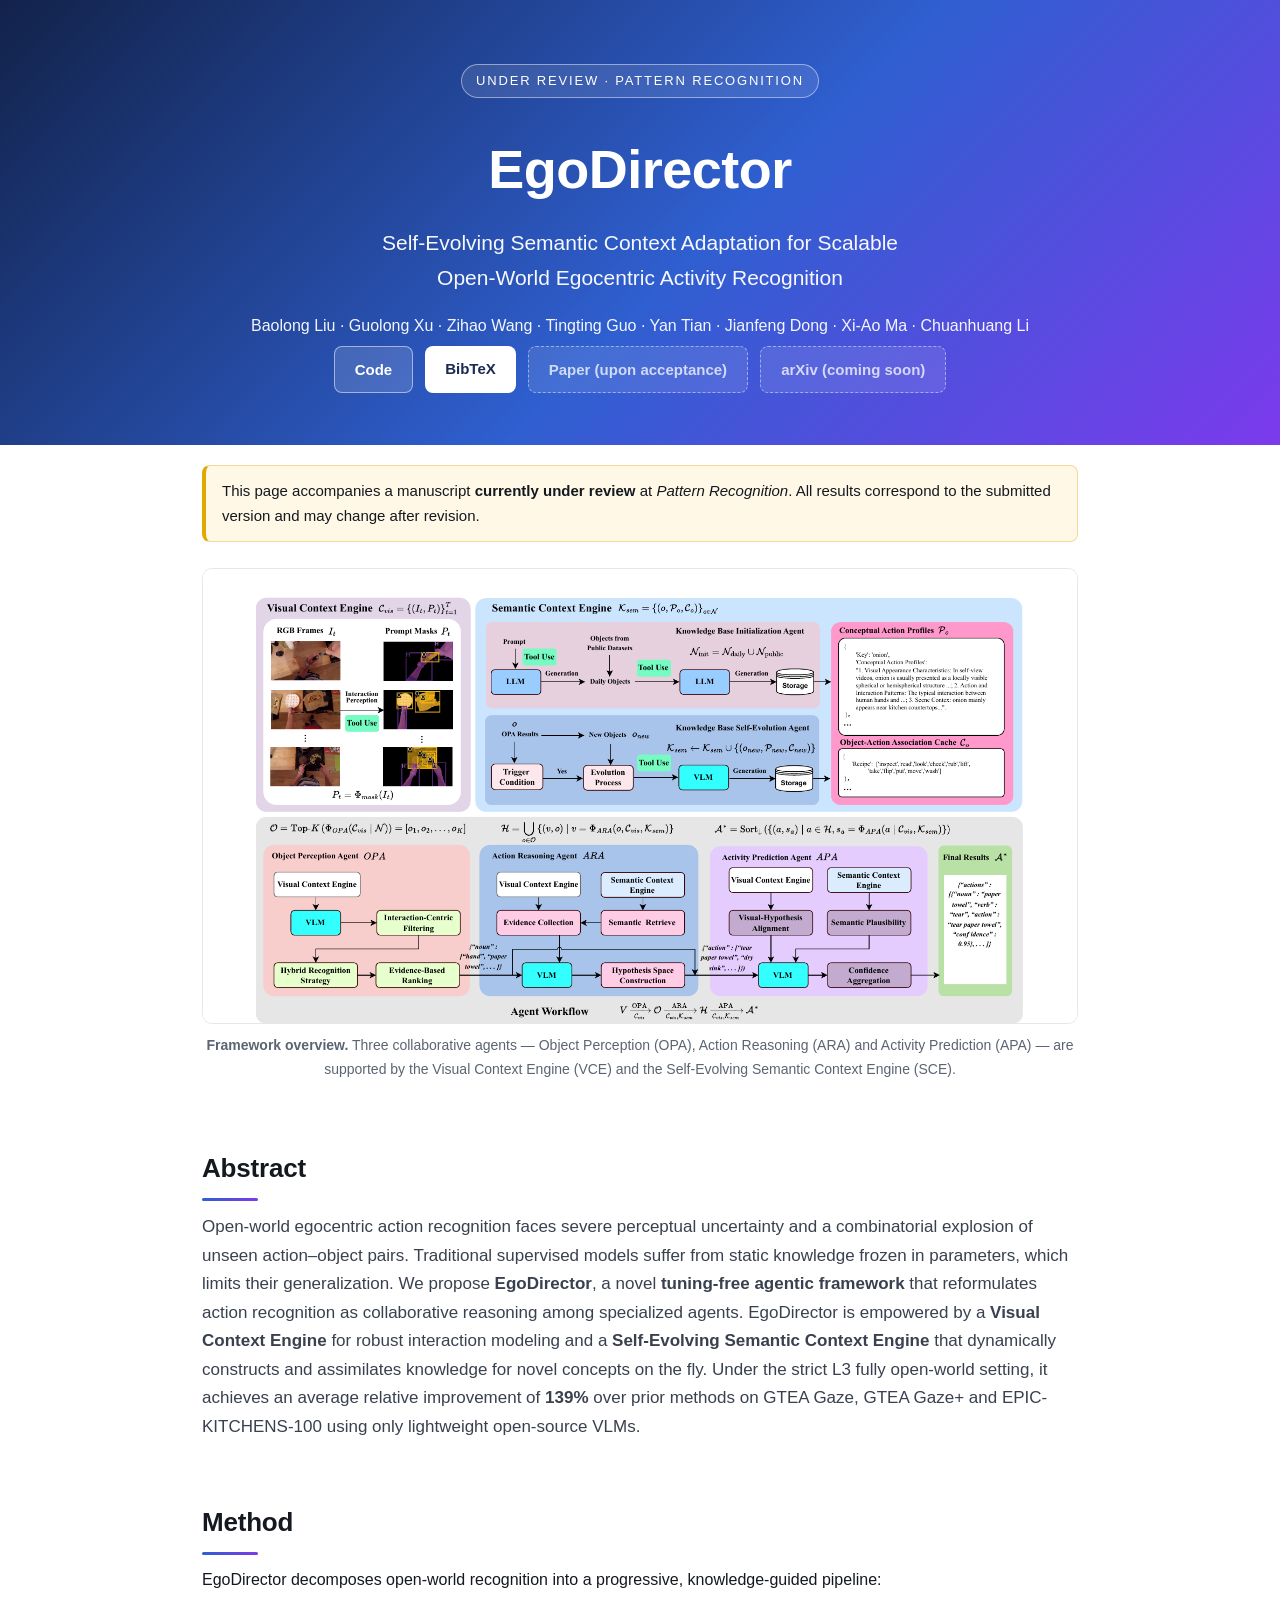
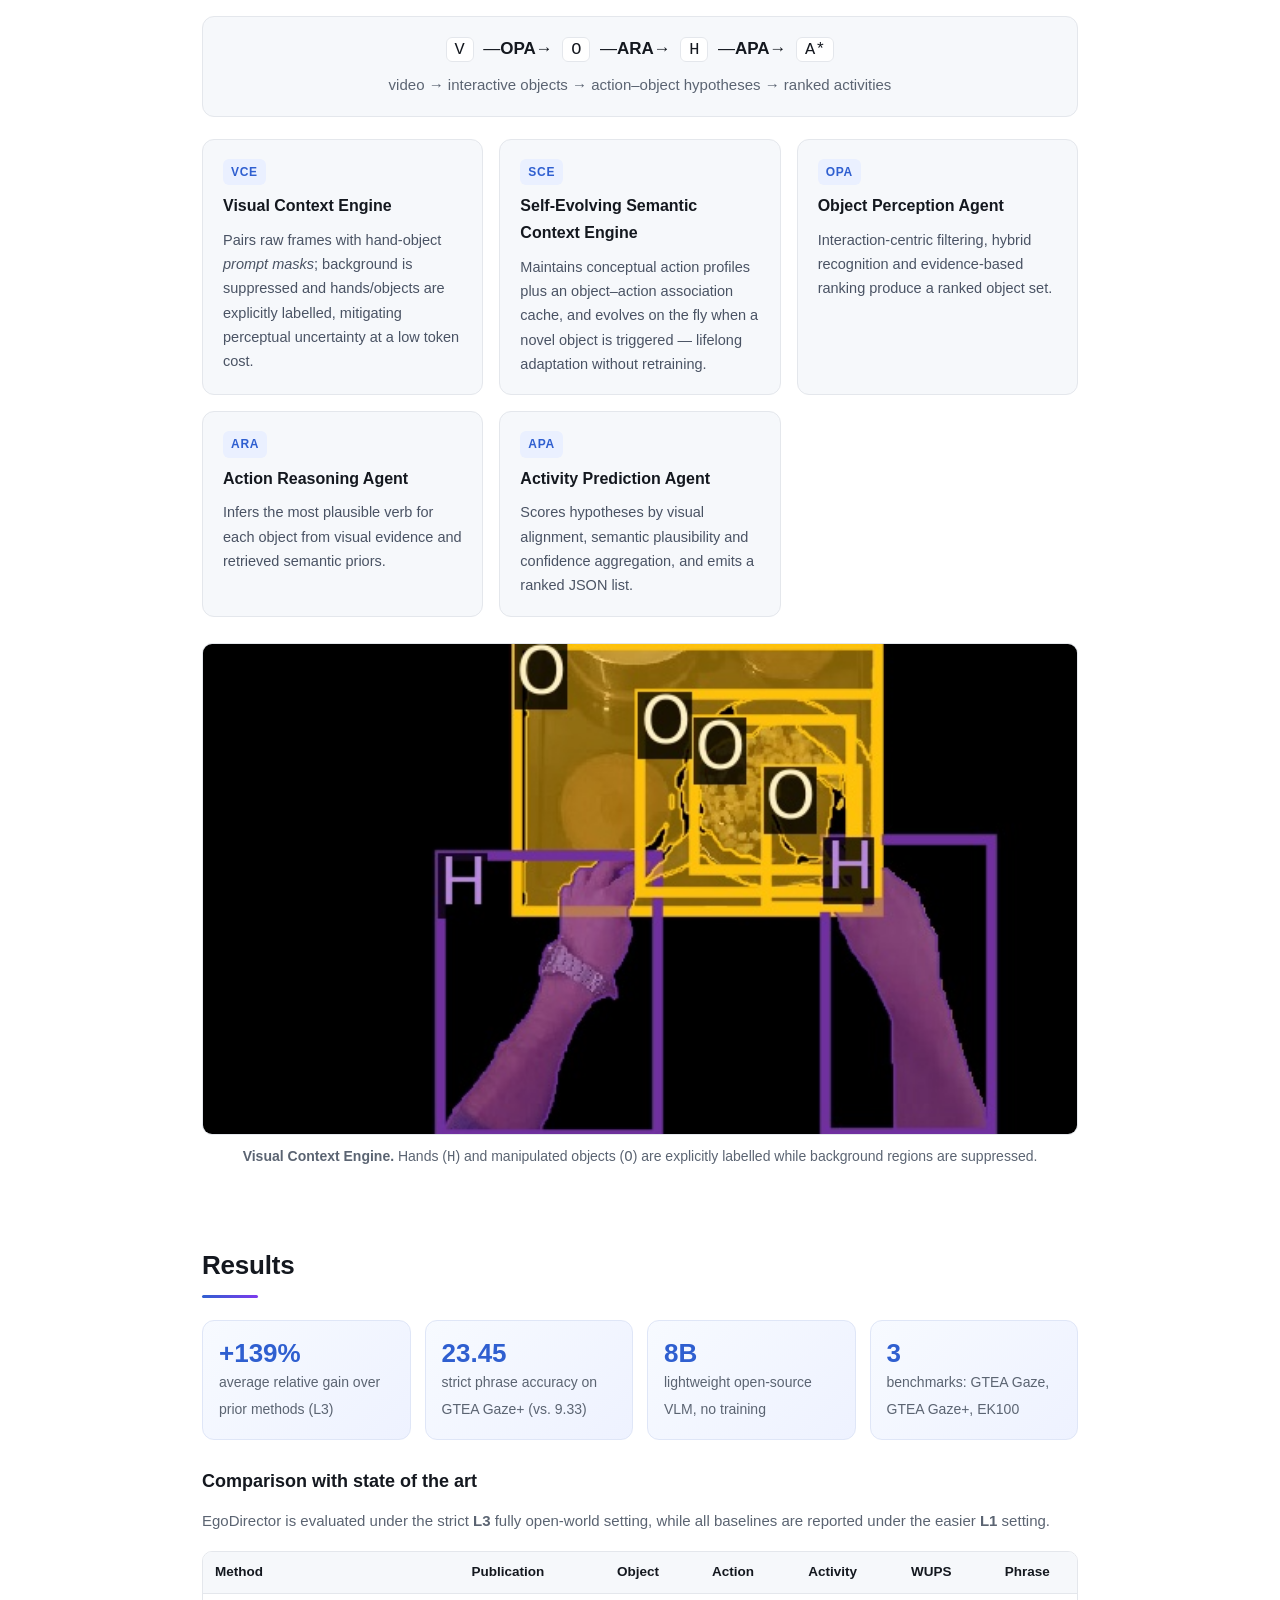
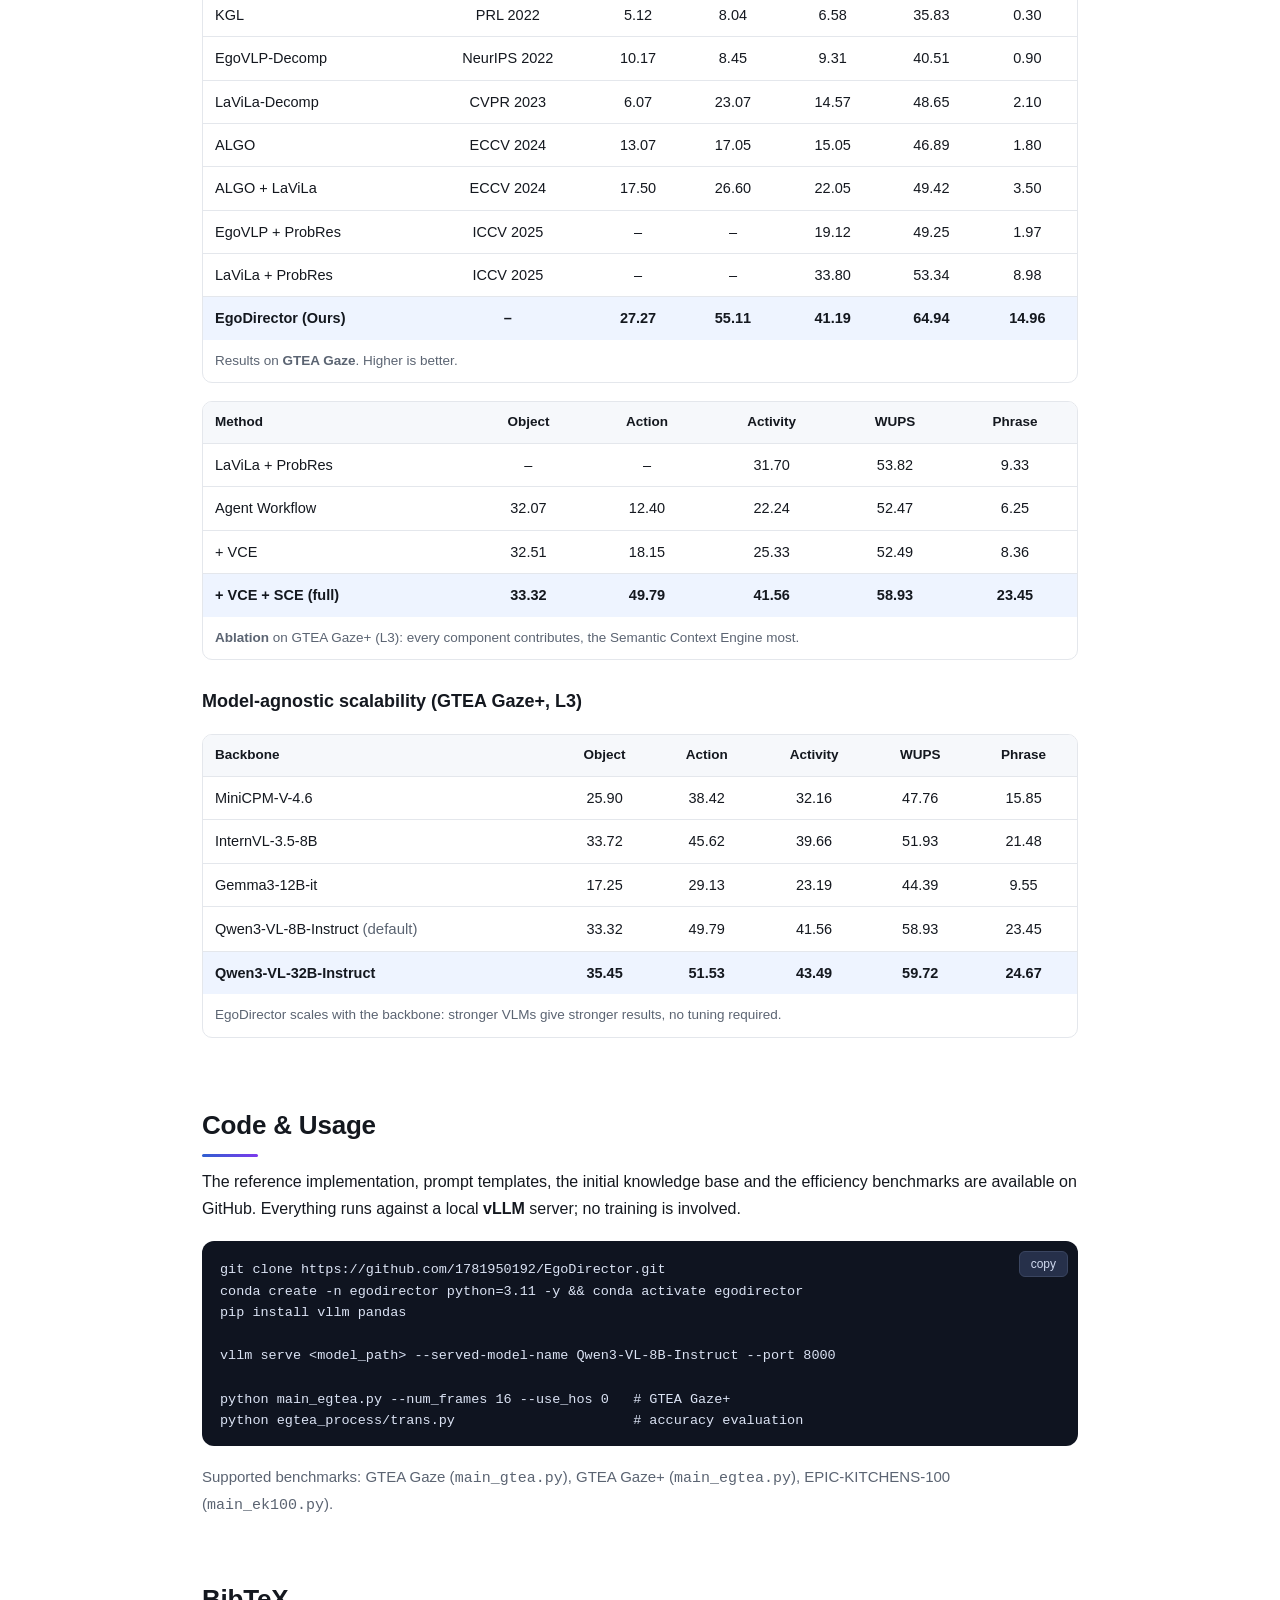
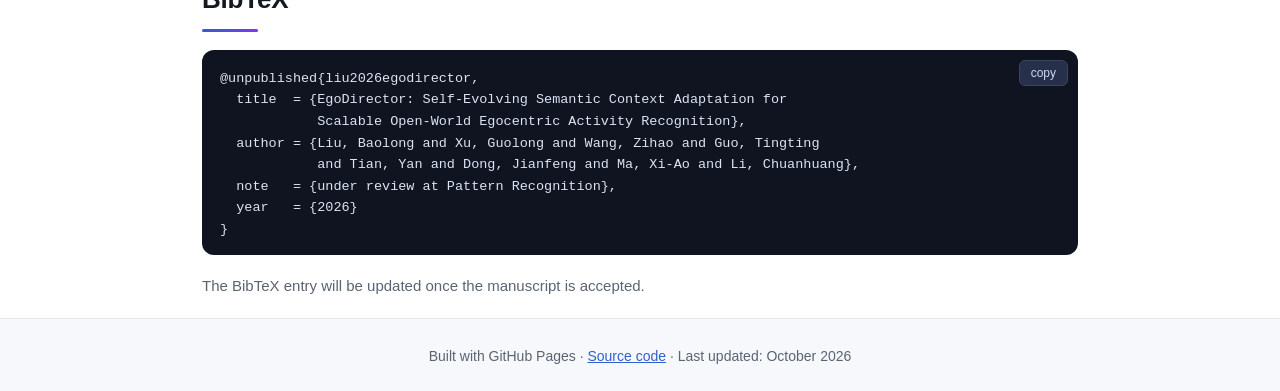
<file: docs/index.html>
<!DOCTYPE html>
<html lang="en">
<head>
<meta charset="UTF-8">
<meta name="viewport" content="width=device-width, initial-scale=1.0">
<title>EgoDirector — Open-World Egocentric Activity Recognition</title>
<meta name="description" content="EgoDirector: a tuning-free agentic framework with a Visual Context Engine and a Self-Evolving Semantic Context Engine for scalable open-world egocentric activity recognition.">
<style>
  :root{
    --ink:#14181f; --muted:#5b6472; --line:#e4e7ec; --bg:#ffffff; --soft:#f6f8fb;
    --accent:#2f5fd0; --accent2:#7c3aed;
  }
  *{box-sizing:border-box}
  html{scroll-behavior:smooth}
  body{
    margin:0; background:var(--bg); color:var(--ink);
    font-family:-apple-system,BlinkMacSystemFont,"Segoe UI",Roboto,"Helvetica Neue",Arial,sans-serif;
    line-height:1.68; -webkit-font-smoothing:antialiased;
  }
  .wrap{max-width:920px;margin:0 auto;padding:0 22px}

  /* ---------- hero ---------- */
  header.hero{
    background:linear-gradient(135deg,#12224a 0%,#2f5fd0 55%,#7c3aed 100%);
    color:#fff; padding:64px 0 52px; text-align:center;
  }
  .eyebrow{
    display:inline-block; font-size:13px; letter-spacing:.14em; text-transform:uppercase;
    padding:5px 14px; border:1px solid rgba(255,255,255,.45); border-radius:999px;
    background:rgba(255,255,255,.10); margin-bottom:20px;
  }
  h1.title{
    margin:6px 0 10px; font-size:clamp(34px,6vw,54px); font-weight:800; letter-spacing:-.5px;
  }
  .subtitle{
    font-size:clamp(16px,2.4vw,21px); font-weight:500; opacity:.96; max-width:760px; margin:0 auto 18px;
  }
  .venue{font-size:15px; opacity:.85; margin-bottom:22px}
  .authors{font-size:16px; opacity:.95; margin-bottom:6px}
  .affil{font-size:14px; opacity:.72; margin-bottom:26px}
  .links{display:flex; gap:12px; justify-content:center; flex-wrap:wrap}
  .btn{
    display:inline-block; padding:10px 20px; border-radius:8px; font-size:15px; font-weight:600;
    text-decoration:none; transition:transform .12s ease, box-shadow .12s ease;
  }
  .btn:hover{transform:translateY(-2px); box-shadow:0 8px 20px rgba(0,0,0,.22)}
  .btn-solid{background:#fff; color:#1b2a52}
  .btn-ghost{background:rgba(255,255,255,.14); color:#fff; border:1px solid rgba(255,255,255,.5)}
  .btn-dim{background:rgba(255,255,255,.10); color:rgba(255,255,255,.75); border:1px dashed rgba(255,255,255,.45); cursor:default}
  .btn-dim:hover{transform:none; box-shadow:none}

  /* ---------- sections ---------- */
  main{padding:14px 0 40px}
  section{padding:40px 0 8px}
  h2{
    font-size:26px; margin:0 0 8px; letter-spacing:-.2px; position:relative; padding-bottom:10px;
  }
  h2::after{
    content:""; position:absolute; left:0; bottom:0; width:56px; height:3px; border-radius:2px;
    background:linear-gradient(90deg,var(--accent),var(--accent2));
  }
  h3{font-size:18px; margin:26px 0 8px}
  p{margin:12px 0}
  .lead{font-size:17px; color:#39414f}
  .muted{color:var(--muted); font-size:15px}
  .notice{
    background:#fff8e6; border:1px solid #f2d999; border-left:4px solid #e0a800;
    padding:12px 16px; border-radius:8px; font-size:15px; margin:20px 0 4px;
  }

  figure{margin:26px 0}
  figure img{width:100%; border-radius:10px; border:1px solid var(--line); display:block}
  figcaption{font-size:14px; color:var(--muted); margin-top:10px; text-align:center}

  /* ---------- cards ---------- */
  .grid{display:grid; gap:16px; grid-template-columns:repeat(auto-fit,minmax(260px,1fr)); margin:20px 0}
  .card{background:var(--soft); border:1px solid var(--line); border-radius:12px; padding:18px 20px}
  .card h4{margin:0 0 8px; font-size:16px}
  .card p{margin:0; font-size:14.5px; color:#4a5364}
  .tag{
    display:inline-block; font-size:12px; font-weight:700; letter-spacing:.06em; text-transform:uppercase;
    color:var(--accent); background:#eaf0ff; border-radius:6px; padding:3px 8px; margin-bottom:8px;
  }

  .pipeline{
    background:var(--soft); border:1px solid var(--line); border-radius:12px;
    padding:18px; text-align:center; font-size:17px; margin:22px 0;
  }
  .pipeline code{background:#fff; border:1px solid var(--line); border-radius:6px; padding:2px 8px}

  /* ---------- tables ---------- */
  .tablewrap{overflow-x:auto; margin:18px 0; border:1px solid var(--line); border-radius:10px}
  table{border-collapse:collapse; width:100%; font-size:14.5px; min-width:640px}
  th,td{padding:9px 12px; text-align:center; border-bottom:1px solid var(--line)}
  thead th{background:var(--soft); font-weight:700; font-size:13.5px; position:sticky; top:0}
  tbody tr:last-child td{border-bottom:none}
  tr.ours{background:#eef4ff; font-weight:700}
  td.left,th.left{text-align:left}
  caption{caption-side:bottom; font-size:13.5px; color:var(--muted); padding:10px 12px; text-align:left}

  .kpis{display:grid; gap:14px; grid-template-columns:repeat(auto-fit,minmax(200px,1fr)); margin:22px 0}
  .kpi{background:linear-gradient(135deg,#f7faff,#eef2ff); border:1px solid #dfe6f7; border-radius:12px; padding:16px}
  .kpi b{display:block; font-size:26px; color:var(--accent); line-height:1.25}
  .kpi span{font-size:14px; color:var(--muted)}

  /* ---------- bibtex ---------- */
  .bibbox{position:relative; background:#0f1420; border-radius:12px; padding:18px 18px 14px; margin:18px 0}
  .bibbox pre{
    margin:0; color:#dbe3f4; font-size:13.5px; overflow-x:auto;
    font-family:ui-monospace,SFMono-Regular,Menlo,Consolas,monospace; line-height:1.6;
  }
  .copybtn{
    position:absolute; top:10px; right:10px; background:#26304a; color:#cfd8ee; border:1px solid #3a4560;
    font-size:12px; padding:5px 11px; border-radius:6px; cursor:pointer;
  }
  .copybtn:hover{background:#33405f}

  footer{border-top:1px solid var(--line); background:var(--soft); padding:26px 0; text-align:center; color:var(--muted); font-size:14px}
  footer a{color:var(--accent)}

  @media (max-width:600px){
    header.hero{padding:44px 0 38px}
    h2{font-size:22px}
  }
</style>
</head>
<body>

<header class="hero">
  <div class="wrap">
    <span class="eyebrow">Under Review · Pattern Recognition</span>
    <h1 class="title">EgoDirector</h1>
    <p class="subtitle">Self-Evolving Semantic Context Adaptation for Scalable<br>Open-World Egocentric Activity Recognition</p>
    <p class="authors">Baolong Liu · Guolong Xu · Zihao Wang · Tingting Guo · Yan Tian · Jianfeng Dong · Xi-Ao Ma · Chuanhuang Li</p>
    <div class="links">
      <a class="btn btn-ghost" href="https://github.com/1781950192/EgoDirector">Code</a>
      <a class="btn btn-solid" href="#bibtex">BibTeX</a>
      <span class="btn btn-dim">Paper&nbsp;(upon acceptance)</span>
      <span class="btn btn-dim">arXiv&nbsp;(coming soon)</span>
    </div>
  </div>
</header>

<main class="wrap">

  <p class="notice">
    This page accompanies a manuscript <b>currently under review</b> at <i>Pattern Recognition</i>. All results correspond to the submitted version and may change after revision.
  </p>

  <figure>
    <img src="assets/architecture.png" alt="Overview of the EgoDirector framework">
    <figcaption>
      <b>Framework overview.</b> Three collaborative agents — Object Perception (OPA), Action Reasoning (ARA) and
      Activity Prediction (APA) — are supported by the Visual Context Engine (VCE) and the Self-Evolving Semantic
      Context Engine (SCE).
    </figcaption>
  </figure>

  <section id="abstract">
    <h2>Abstract</h2>
    <p class="lead">
      Open-world egocentric action recognition faces severe perceptual uncertainty and a combinatorial explosion of
      unseen action–object pairs. Traditional supervised models suffer from static knowledge frozen in parameters,
      which limits their generalization. We propose <b>EgoDirector</b>, a novel <b>tuning-free agentic framework</b>
      that reformulates action recognition as collaborative reasoning among specialized agents. EgoDirector is
      empowered by a <b>Visual Context Engine</b> for robust interaction modeling and a <b>Self-Evolving Semantic
      Context Engine</b> that dynamically constructs and assimilates knowledge for novel concepts on the fly.
      Under the strict L3 fully open-world setting, it achieves an average relative improvement of
      <b>139%</b> over prior methods on GTEA Gaze, GTEA Gaze+ and EPIC-KITCHENS-100 using only lightweight
      open-source VLMs.
    </p>
  </section>

  <section id="method">
    <h2>Method</h2>
    <p>
      EgoDirector decomposes open-world recognition into a progressive, knowledge-guided pipeline:
    </p>
    <div class="pipeline">
      <code>V</code> &nbsp;—<b>OPA</b>→&nbsp; <code>O</code> &nbsp;—<b>ARA</b>→&nbsp; <code>H</code>
      &nbsp;—<b>APA</b>→&nbsp; <code>A*</code>
      <div class="muted" style="margin-top:8px">
        video → interactive objects → action–object hypotheses → ranked activities
      </div>
    </div>

    <div class="grid">
      <div class="card">
        <span class="tag">VCE</span>
        <h4>Visual Context Engine</h4>
        <p>Pairs raw frames with hand-object <i>prompt masks</i>; background is suppressed and hands/objects are
        explicitly labelled, mitigating perceptual uncertainty at a low token cost.</p>
      </div>
      <div class="card">
        <span class="tag">SCE</span>
        <h4>Self-Evolving Semantic Context Engine</h4>
        <p>Maintains conceptual action profiles plus an object–action association cache, and evolves on the fly when
        a novel object is triggered — lifelong adaptation without retraining.</p>
      </div>
      <div class="card">
        <span class="tag">OPA</span>
        <h4>Object Perception Agent</h4>
        <p>Interaction-centric filtering, hybrid recognition and evidence-based ranking produce a ranked object set.</p>
      </div>
      <div class="card">
        <span class="tag">ARA</span>
        <h4>Action Reasoning Agent</h4>
        <p>Infers the most plausible verb for each object from visual evidence and retrieved semantic priors.</p>
      </div>
      <div class="card">
        <span class="tag">APA</span>
        <h4>Activity Prediction Agent</h4>
        <p>Scores hypotheses by visual alignment, semantic plausibility and confidence aggregation, and emits a
        ranked JSON list.</p>
      </div>
    </div>

    <figure>
      <img src="assets/vce_example.png" alt="Prompt mask produced by the Visual Context Engine">
      <figcaption>
        <b>Visual Context Engine.</b> Hands (<code>H</code>) and manipulated objects (<code>O</code>) are explicitly
        labelled while background regions are suppressed.
      </figcaption>
    </figure>
  </section>

  <section id="results">
    <h2>Results</h2>

    <div class="kpis">
      <div class="kpi"><b>+139%</b><span>average relative gain over prior methods (L3)</span></div>
      <div class="kpi"><b>23.45</b><span>strict phrase accuracy on GTEA Gaze+ (vs. 9.33)</span></div>
      <div class="kpi"><b>8B</b><span>lightweight open-source VLM, no training</span></div>
      <div class="kpi"><b>3</b><span>benchmarks: GTEA Gaze, GTEA Gaze+, EK100</span></div>
    </div>

    <h3>Comparison with state of the art</h3>
    <p class="muted">
      EgoDirector is evaluated under the strict <b>L3</b> fully open-world setting, while all baselines are reported
      under the easier <b>L1</b> setting.
    </p>
    <div class="tablewrap">
      <table>
        <thead>
          <tr>
            <th class="left">Method</th><th>Publication</th>
            <th>Object</th><th>Action</th><th>Activity</th><th>WUPS</th><th>Phrase</th>
          </tr>
        </thead>
        <tbody>
          <tr><td class="left">KGL</td><td>PRL 2022</td><td>5.12</td><td>8.04</td><td>6.58</td><td>35.83</td><td>0.30</td></tr>
          <tr><td class="left">EgoVLP-Decomp</td><td>NeurIPS 2022</td><td>10.17</td><td>8.45</td><td>9.31</td><td>40.51</td><td>0.90</td></tr>
          <tr><td class="left">LaViLa-Decomp</td><td>CVPR 2023</td><td>6.07</td><td>23.07</td><td>14.57</td><td>48.65</td><td>2.10</td></tr>
          <tr><td class="left">ALGO</td><td>ECCV 2024</td><td>13.07</td><td>17.05</td><td>15.05</td><td>46.89</td><td>1.80</td></tr>
          <tr><td class="left">ALGO + LaViLa</td><td>ECCV 2024</td><td>17.50</td><td>26.60</td><td>22.05</td><td>49.42</td><td>3.50</td></tr>
          <tr><td class="left">EgoVLP + ProbRes</td><td>ICCV 2025</td><td>–</td><td>–</td><td>19.12</td><td>49.25</td><td>1.97</td></tr>
          <tr><td class="left">LaViLa + ProbRes</td><td>ICCV 2025</td><td>–</td><td>–</td><td>33.80</td><td>53.34</td><td>8.98</td></tr>
          <tr class="ours"><td class="left">EgoDirector (Ours)</td><td>–</td><td>27.27</td><td>55.11</td><td>41.19</td><td>64.94</td><td>14.96</td></tr>
        </tbody>
        <caption>Results on <b>GTEA Gaze</b>. Higher is better.</caption>
      </table>
    </div>

    <div class="tablewrap">
      <table>
        <thead>
          <tr><th class="left">Method</th><th>Object</th><th>Action</th><th>Activity</th><th>WUPS</th><th>Phrase</th></tr>
        </thead>
        <tbody>
          <tr><td class="left">LaViLa + ProbRes</td><td>–</td><td>–</td><td>31.70</td><td>53.82</td><td>9.33</td></tr>
          <tr><td class="left">Agent Workflow</td><td>32.07</td><td>12.40</td><td>22.24</td><td>52.47</td><td>6.25</td></tr>
          <tr><td class="left">+ VCE</td><td>32.51</td><td>18.15</td><td>25.33</td><td>52.49</td><td>8.36</td></tr>
          <tr class="ours"><td class="left">+ VCE + SCE (full)</td><td>33.32</td><td>49.79</td><td>41.56</td><td>58.93</td><td>23.45</td></tr>
        </tbody>
        <caption><b>Ablation</b> on GTEA Gaze+ (L3): every component contributes, the Semantic Context Engine most.</caption>
      </table>
    </div>

    <h3>Model-agnostic scalability (GTEA Gaze+, L3)</h3>
    <div class="tablewrap">
      <table>
        <thead>
          <tr><th class="left">Backbone</th><th>Object</th><th>Action</th><th>Activity</th><th>WUPS</th><th>Phrase</th></tr>
        </thead>
        <tbody>
          <tr><td class="left">MiniCPM-V-4.6</td><td>25.90</td><td>38.42</td><td>32.16</td><td>47.76</td><td>15.85</td></tr>
          <tr><td class="left">InternVL-3.5-8B</td><td>33.72</td><td>45.62</td><td>39.66</td><td>51.93</td><td>21.48</td></tr>
          <tr><td class="left">Gemma3-12B-it</td><td>17.25</td><td>29.13</td><td>23.19</td><td>44.39</td><td>9.55</td></tr>
          <tr><td class="left">Qwen3-VL-8B-Instruct <span class="muted">(default)</span></td><td>33.32</td><td>49.79</td><td>41.56</td><td>58.93</td><td>23.45</td></tr>
          <tr class="ours"><td class="left">Qwen3-VL-32B-Instruct</td><td>35.45</td><td>51.53</td><td>43.49</td><td>59.72</td><td>24.67</td></tr>
        </tbody>
        <caption>EgoDirector scales with the backbone: stronger VLMs give stronger results, no tuning required.</caption>
      </table>
    </div>
  </section>

  <section id="code">
    <h2>Code &amp; Usage</h2>
    <p>
      The reference implementation, prompt templates, the initial knowledge base and the efficiency benchmarks are
      available on GitHub. Everything runs against a local <b>vLLM</b> server; no training is involved.
    </p>
    <div class="bibbox">
      <button class="copybtn" onclick="navigator.clipboard.writeText('git clone https://github.com/1781950192/EgoDirector.git')">copy</button>
      <pre>git clone https://github.com/1781950192/EgoDirector.git
conda create -n egodirector python=3.11 -y &amp;&amp; conda activate egodirector
pip install vllm pandas

vllm serve &lt;model_path&gt; --served-model-name Qwen3-VL-8B-Instruct --port 8000

python main_egtea.py --num_frames 16 --use_hos 0   # GTEA Gaze+
python egtea_process/trans.py                      # accuracy evaluation</pre>
    </div>
    <p class="muted">
      Supported benchmarks: GTEA Gaze (<code>main_gtea.py</code>), GTEA Gaze+ (<code>main_egtea.py</code>),
      EPIC-KITCHENS-100 (<code>main_ek100.py</code>).
    </p>
  </section>

  <section id="bibtex">
    <h2>BibTeX</h2>
    <div class="bibbox">
      <button class="copybtn" onclick="navigator.clipboard.writeText(document.getElementById('bib').innerText)">copy</button>
      <pre id="bib">@unpublished{liu2026egodirector,
  title  = {EgoDirector: Self-Evolving Semantic Context Adaptation for
            Scalable Open-World Egocentric Activity Recognition},
  author = {Liu, Baolong and Xu, Guolong and Wang, Zihao and Guo, Tingting
            and Tian, Yan and Dong, Jianfeng and Ma, Xi-Ao and Li, Chuanhuang},
  note   = {under review at Pattern Recognition},
  year   = {2026}
}</pre>
    </div>
    <p class="muted">The BibTeX entry will be updated once the manuscript is accepted.</p>
  </section>

</main>

<footer>
  <div class="wrap">
    Built with GitHub Pages ·
    <a href="https://github.com/1781950192/EgoDirector">Source code</a> ·
    Last updated: October 2026
  </div>
</footer>

</body>
</html>
</file>
